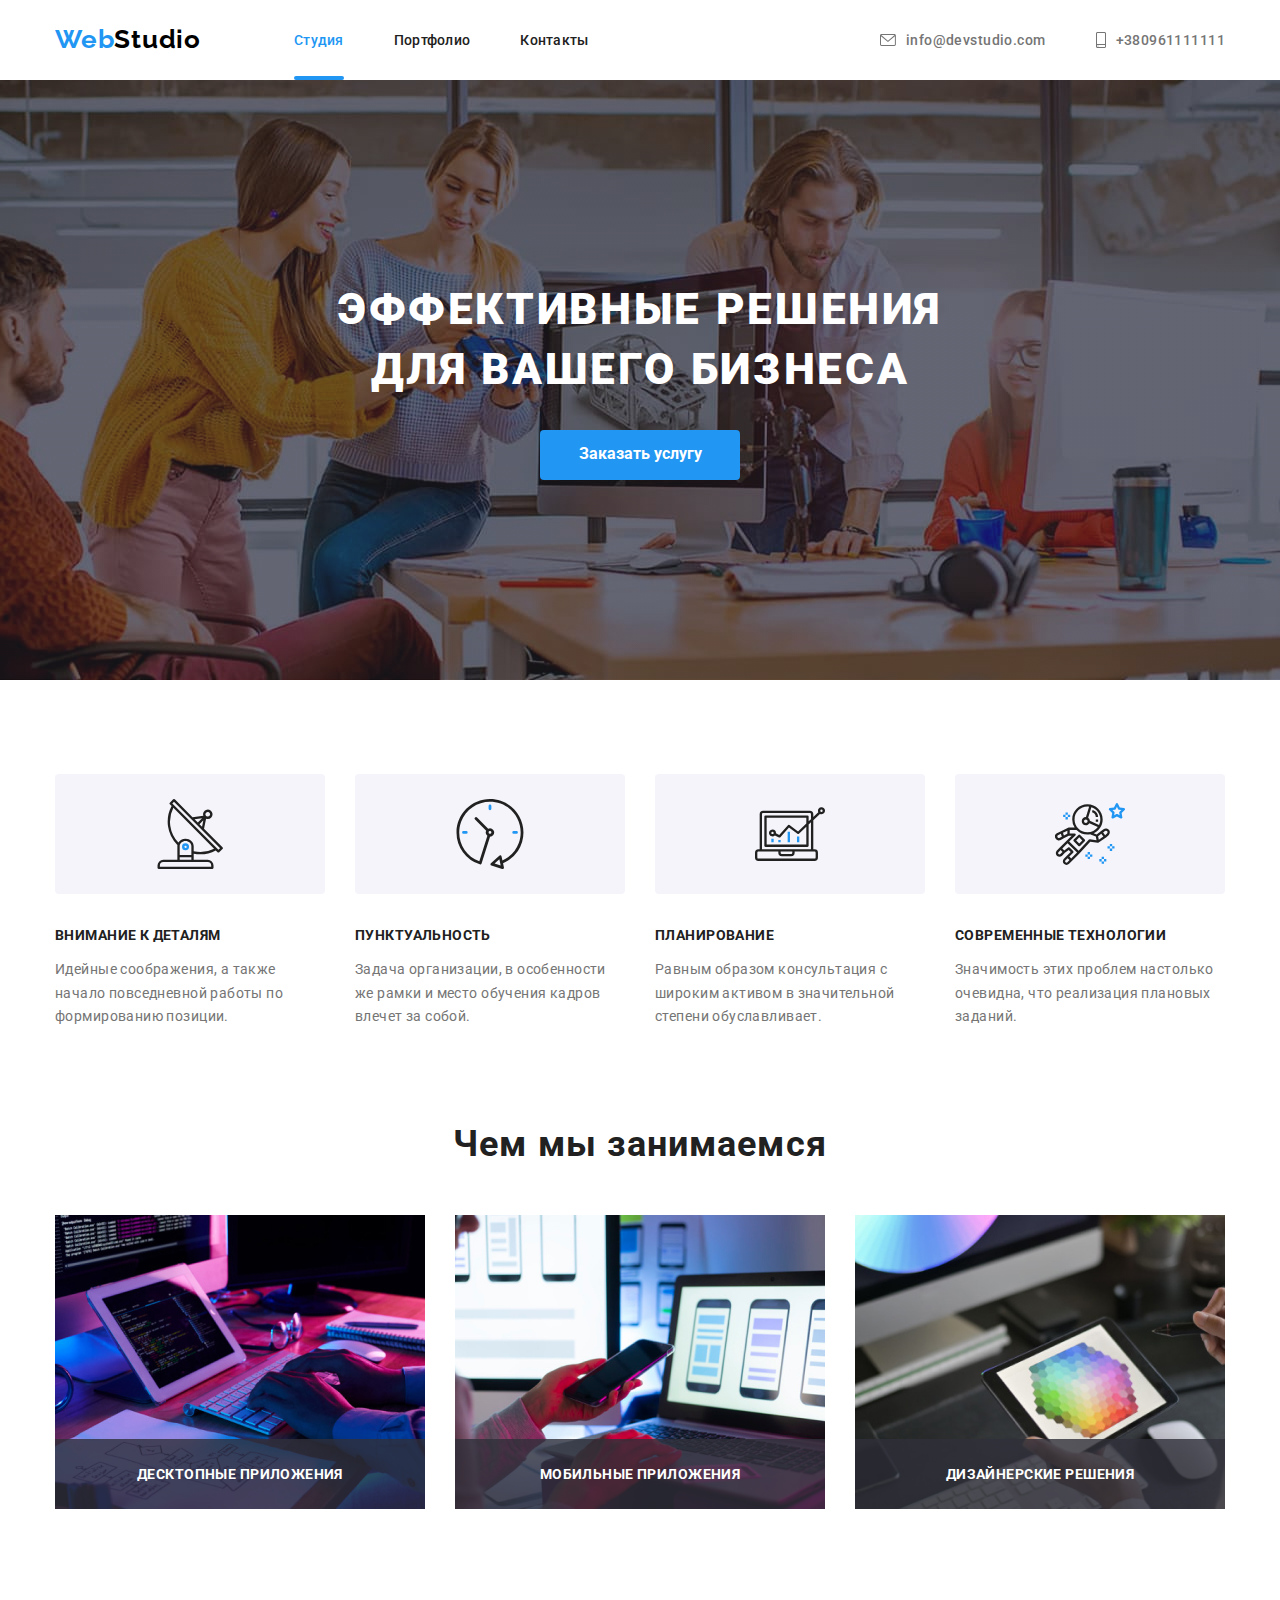
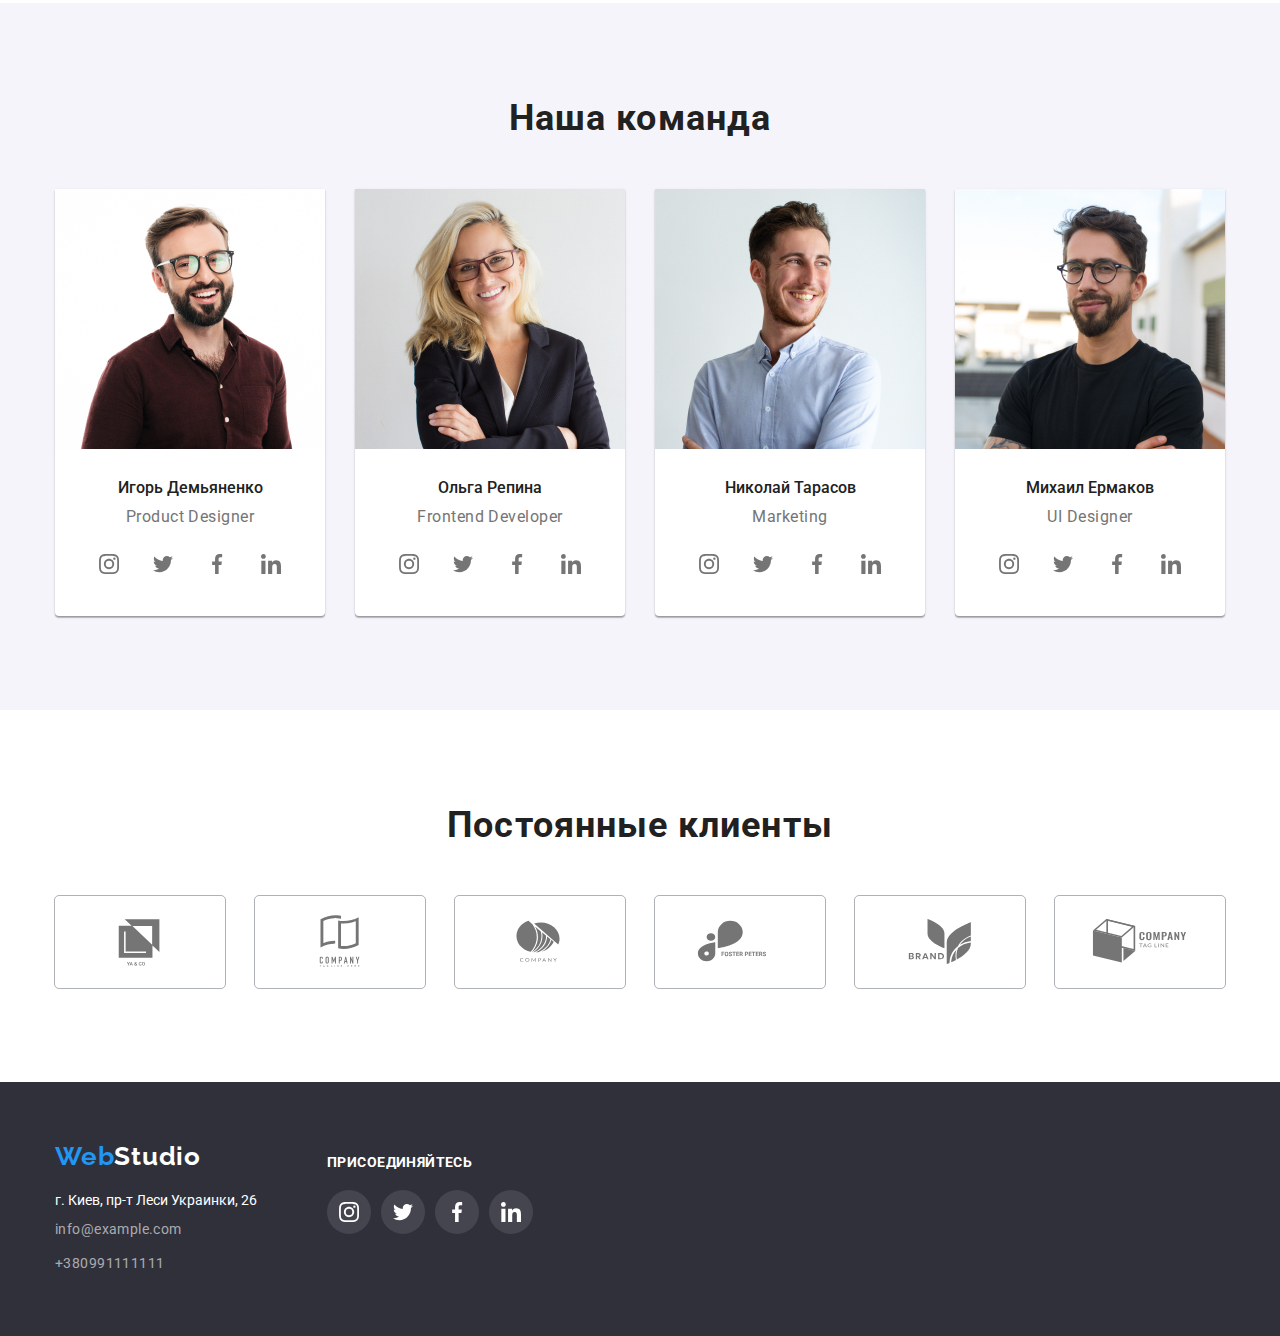
<file: index.html>
<!DOCTYPE html>
<html lang="en">

<head>
    <meta charset="UTF-8">
    <meta http-equiv="X-UA-Compatible" content="IE=edge">
    <meta name="viewport" content="width=device-width, initial-scale=1.0">
    <title>Document</title>
    <link rel="preconnect" href="https://fonts.googleapis.com">
    <link rel="preconnect" href="https://fonts.gstatic.com" crossorigin>
    <link
    href="https://fonts.googleapis.com/css2?family=Raleway:wght@700&family=Roboto:wght@400;500;700;900&display=swap"
    rel="stylesheet">
    <link rel="stylesheet" href="https://cdnjs.cloudflare.com/ajax/libs/modern-normalize/1.1.0/modern-normalize.css"
        integrity="sha512-Y0MM+V6ymRKN2zStTqzQ227DWhhp4Mzdo6gnlRnuaNCbc+YN/ZH0sBCLTM4M0oSy9c9VKiCvd4Jk44aCLrNS5Q=="
        crossorigin="anonymous" referrerpolicy="no-referrer" />
    <link rel="stylesheet" href="./style/style.css">
</head>

<body>
    <!-- шапка -->
    <header>
            <div class="header contanier">
                <a href="./index.html" class="logo-main">Web<span class="logo-second">Studio</span></a>
                <nav class="header-nav">
                    <ul class="header-pages list">
                        <li class="item">
                            <a href="./index.html" class="link community-active action">Студия</a>
                        </li>
                        <li class="item">
                            <a href="./portfolio.html" class="link action">Портфолио</a>
                        </li>
                        <li class="item">
                            <a href="https://www.facebook.com/oles.rezvaniuk" class="link action">Контакты</a>
                        </li>
                    </ul>
                </nav>
                <ul class="header-address list">
                    <li class="item action">
                        <svg class="header-icon envelop">
                            <use href="./images/symbol-defs-min.svg#icon-envelope"></use>
                        </svg>
                        <a href="mailto:info@devstudio.com" class="header-link action">info@devstudio.com</a>
                    </li>
                    <li class="item action">
                        <svg class="header-icon smartphone">
                            <use href="./images/symbol-defs-min.svg#icon-smartphone"></use>
                        </svg>
                        <a href="tel:+380961111111" class="header-link  action">+380961111111</a>
                    </li>
                </ul>
            </div>
    </header>
    <!-- основа -->
    <main>
            <!-- hero -->
            <section class="hero">
                <div class="contanier">
                    <h1 class="title">Эффективные решения<br>для вашего бизнеса</h1>
                    <button data-modal-open type="button" class="button">Заказать услугу</button>
                </div>
            </section>
            <!-- features -->
            <section class="features">
                <div class="contanier">
                    <h2 class="features-title section-title">Особенности</h2>
                    <ul class="features-list list">
                        <li class="item">
                            <div class="item-contanier">
                                <svg class="item-icon antena">
                                    <use href="./images/symbol-defs-min.svg#icon-antena"></use>
                                </svg>
                            </div>
                            <h3 class="features-title">Внимание к деталям</h3>
                            <p >Идейные соображения, а также начало повседневной работы по формированию позиции.</p>
                        </li>
                        <li class="item">
                            <div class="item-contanier">
                                <svg class="item-icon antena">
                                    <use href="./images/symbol-defs-min.svg#icon-clock"></use>
                                </svg>
                            </div>
                            <h3 class="features-title">Пунктуальность</h3>
                            <p >Задача организации, в особенности же рамки и место обучения кадров влечет за собой.</p>
                        </li>
                        <li class="item">
                            <div class="item-contanier">
                                <svg class="item-icon antena">
                                    <use href="./images/symbol-defs-min.svg#icon-diagram"></use>
                                </svg>
                            </div>
                            <h3 class="features-title">Планирование</h3>
                            <p >Равным образом консультация с широким активом в значительной степени обуславливает.</p>
                        </li>
                        <li class="item">
                            <div class="item-contanier">
                                <svg class="item-icon antena">
                                    <use href="./images/symbol-defs-min.svg#icon-astronaut"></use>
                                </svg>
                            </div>
                            <h3 class="features-title">Современные технологии</h3>
                            <p>Значимость этих проблем настолько очевидна, что реализация плановых заданий.</p>
                        </li>
                    </ul>
                </div>
            </section>
            <section class="works">
                <div class=" contanier">
                    <h2 class="works-title section-title">Чем мы занимаемся</h2>
                    <ul class="work-list list">
                        <li class="item">
                            <img src="./images/whatdoimg1.jpg" alt="Programer" width="370" height="294" class="work-photo">
                        </li>
                        <li class="item">
                            <img src="./images/whatdoimg2.jpg" alt="Mobile development" width="370" height="294" class="work-photo">
                        </li>
                        <li class="item">
                            <img src="./images/whatdoimg3.jpg" alt="Web-design" width="370" height="294" class="work-photo">
                        </li>
                    </ul>
                </div>
            </section>
            <section class="team">
                <div class="contanier" >
                    <h2 class="team-title section-title">Наша команда</h2>
                    <ul class="team-list list">
                        <li class="item">
                            <img src="./images/employee1.jpg" class="team-photo" alt="Игорь Демьяненко" width="270" height="260">
                            <div class="member-info">
                                <h3 class="name">Игорь Демьяненко</h3>
                                <p class="work-position">Product Designer</p>
                                <div class="social">
                                    <ul class="social-list list">
                                        <li class="item">
                                            <a href="https://www.instagram.com/" class="social-link">
                                                <svg class="social-icon">
                                                    <use href="./images/symbol-defs-min.svg#icon-instagram"></use>
                                                </svg>
                                            </a>
                                        </li>
                                        <li class="item">
                                            <a href="https://twitter.com/" class="social-link">
                                            <svg class="social-icon">
                                                <use href="./images/symbol-defs-min.svg#icon-twitter"></use>
                                            </svg>
                                            </a>
                                        </li>
                                        <li class="item">
                                            <a href="https://www.facebook.com/" class="social-link">
                                            <svg class="social-icon">
                                                <use href="./images/symbol-defs-min.svg#icon-facebook"></use>
                                            </svg>
                                            </a>
                                        </li>
                                        <li class="item">
                                            <a href="https://www.linkedin.com/" class="social-link">
                                            <svg class="social-icon">
                                                <use href="./images/symbol-defs-min.svg#icon-linkedin"></use>
                                            </a>
                                            </svg>
                                        </li>
                                    </ul>
                                </div>
                            </div>
                        </li>
                        <li class="item">
                            <img src="./images/employee2.jpg" class="team-photo" alt="Ольга Репина" width="270" height="260">
                            <div class="member-info">
                            <h3 class="name">Ольга Репина</h3>
                            <p class="work-position">Frontend Developer</p>
                                <div class="social">
                                    <ul class="social-list list">
                                        <li class="item">
                                            <a href="https://www.instagram.com/" class="social-link">
                                                <svg class="social-icon">
                                                    <use href="./images/symbol-defs-min.svg#icon-instagram"></use>
                                                </svg>
                                            </a>
                                        </li>
                                        <li class="item">
                                            <a href="https://twitter.com/" class="social-link">
                                                <svg class="social-icon">
                                                    <use href="./images/symbol-defs-min.svg#icon-twitter"></use>
                                                </svg>
                                            </a>
                                        </li>
                                        <li class="item">
                                            <a href="https://www.facebook.com/" class="social-link">
                                                <svg class="social-icon">
                                                    <use href="./images/symbol-defs-min.svg#icon-facebook"></use>
                                                </svg>
                                            </a>
                                        </li>
                                        <li class="item">
                                            <a href="https://www.linkedin.com/" class="social-link">
                                                <svg class="social-icon">
                                                    <use href="./images/symbol-defs-min.svg#icon-linkedin"></use>
                                            </a>
                                            </svg>
                                        </li>
                                    </ul>
                                </div>
                            </div>
                        </li>
                        <li class="item">
                            <img src="./images/employee3.jpg" class="team-photo" alt="Николай Тарасов" width="270" height="260">
                            <div class="member-info">
                            <h3 class="name">Николай Тарасов</h3>
                            <p class="work-position">Marketing</p>
                                <div class="social">
                                    <ul class="social-list list">
                                        <li class="item">
                                            <a href="https://www.instagram.com/" class="social-link">
                                                <svg class="social-icon">
                                                    <use href="./images/symbol-defs-min.svg#icon-instagram"></use>
                                                </svg>
                                            </a>
                                        </li>
                                        <li class="item">
                                            <a href="https://twitter.com/" class="social-link">
                                                <svg class="social-icon">
                                                    <use href="./images/symbol-defs-min.svg#icon-twitter"></use>
                                                </svg>
                                            </a>
                                        </li>
                                        <li class="item">
                                            <a href="https://www.facebook.com/" class="social-link">
                                                <svg class="social-icon">
                                                    <use href="./images/symbol-defs-min.svg#icon-facebook"></use>
                                                </svg>
                                            </a>
                                        </li>
                                        <li class="item">
                                            <a href="https://www.linkedin.com/" class="social-link">
                                                <svg class="social-icon">
                                                    <use href="./images/symbol-defs-min.svg#icon-linkedin"></use>
                                            </a>
                                            </svg>
                                        </li>
                                    </ul>
                                </div>
                            </div>
                        </li>
                        <li class="item">
                            <img src="./images/employee4.jpg" class="team-photo" alt="Михаил Ермаков" width="270" height="260">
                            <div class="member-info">
                            <h3 class="name">Михаил Ермаков</h3>
                            <p class="work-position">UI Designer</p>
                                <div class="social">
                                    <ul class="social-list list">
                                        <li class="item">
                                            <a href="https://www.instagram.com/" class="social-link">
                                                <svg class="social-icon">
                                                    <use href="./images/symbol-defs-min.svg#icon-instagram"></use>
                                                </svg>
                                            </a>
                                        </li>
                                        <li class="item">
                                            <a href="https://twitter.com/" class="social-link">
                                                <svg class="social-icon">
                                                    <use href="./images/symbol-defs-min.svg#icon-twitter"></use>
                                                </svg>
                                            </a>
                                        </li>
                                        <li class="item">
                                            <a href="https://www.facebook.com/" class="social-link">
                                                <svg class="social-icon">
                                                    <use href="./images/symbol-defs-min.svg#icon-facebook"></use>
                                                </svg>
                                            </a>
                                        </li>
                                        <li class="item">
                                            <a href="https://www.linkedin.com/" class="social-link">
                                                <svg class="social-icon">
                                                    <use href="./images/symbol-defs-min.svg#icon-linkedin"></use>
                                            </a>
                                            </svg>
                                        </li>
                                    </ul>
                                </div>
                            </div>
                        </li>
                    </ul>
                </div>
            </section>
            <section class="clients">
                <div class="contanier">
                    <h2 class="clients-title">Постоянные клиенты</h2>
                    <ul class="clients-list list">
                        <li class="item">
                            <a href="https://goit.ua/marathon/?utm_source=site&utm_medium=mainsite&utm_campaign=button" class="clients-link">
                                <svg class="clients-icon">
                                    <use href="./images/symbol-defs-min.svg#icon-company1"></use>
                                </svg>
                            </a>
                        </li>
                        <li class="item">
                            <a href="https://goit.ua/marathon/?utm_source=site&utm_medium=mainsite&utm_campaign=button" class="clients-link">
                                <svg class="clients-icon">
                                    <use href="./images/symbol-defs-min.svg#icon-company2"></use>
                                </svg>
                            </a>
                        </li>
                        <li class="item">
                            <a href="https://goit.ua/marathon/?utm_source=site&utm_medium=mainsite&utm_campaign=button" class="clients-link">
                                <svg class="clients-icon">
                                    <use href="./images/symbol-defs-min.svg#icon-company3"></use>
                                </svg>
                            </a>
                        </li>
                        <li class="item">
                            <a href="https://goit.ua/marathon/?utm_source=site&utm_medium=mainsite&utm_campaign=button" class="clients-link">
                                <svg class="clients-icon">
                                    <use href="./images/symbol-defs-min.svg#icon-company4"></use>
                                </svg>
                            </a>
                        </li>
                        <li class="item">
                            <a href="https://goit.ua/marathon/?utm_source=site&utm_medium=mainsite&utm_campaign=button" class="clients-link">
                                <svg class="clients-icon">
                                    <use href="./images/symbol-defs-min.svg#icon-company5"></use>
                                </svg>
                            </a>
                        </li>
                        <li class="item">
                            <a href="https://goit.ua/marathon/?utm_source=site&utm_medium=mainsite&utm_campaign=button" class="clients-link">
                                <svg class="clients-icon">
                                    <use href="./images/symbol-defs-min.svg#icon-company6"></use>
                                </svg>
                            </a>
                        </li>
                    </ul>
                </div>
            </section>
    </main>
    <!-- пол -->
    <footer class="footer">
            <div class="footer-contanier contanier">
                <div class="left">
                    <a href="./index.html" class="logo-main">Web<span class="logo-second footer-second">Studio</span></a>
                    <address class="footer-address">
                        <ul class="address-list list">
                            <li class="item">
                                <a href="https://www.google.com/maps/place/%D0%B1%D1%83%D0%BB.+%D0%9B%D0%B5%D1%81%D0%B8+%D0%A3%D0%BA%D1%80%D0%B0%D0%B8%D0%BD%D0%BA%D0%B8,+26,+%D0%9A%D0%B8%D0%B5%D0%B2,+02000/@50.4265807,30.5383858,17z/data=!3m1!4b1!4m5!3m4!1s0x40d4cf0e033ecbe9:0x57a4dffefec77da0!8m2!3d50.4265807!4d30.5383858"
                                    class="physical-address">г. Киев, пр-т Леси Украинки, 26</a>
                            </li>
                            <li class="item"><a href="mailto:info@example.com" class="link">info@example.com</a></li>
                            <li class="item"><a href="tel:+380991111111" class="link">+380991111111</a></li>
                        </ul>
                    </address>
                </div>
                <div class="center">
                    <h3 class="join-title">присоединяйтесь</h3>
                    <div class="social footer-social">
                        <ul class="social-list footer-list list">
                            <li class="item">
                                <a href="https://www.instagram.com/" class="social-link">
                                    <svg class="social-icon footer-icon">
                                        <use href="./images/symbol-defs-min.svg#icon-instagram"></use>
                                    </svg>
                                </a>
                            </li>
                            <li class="item">
                                <a href="https://twitter.com/" class="social-link">
                                    <svg class="social-icon footer-icon">
                                        <use href="./images/symbol-defs-min.svg#icon-twitter"></use>
                                    </svg>
                                </a>
                            </li>
                            <li class="item">
                                <a href="https://www.facebook.com/" class="social-link">
                                    <svg class="social-icon footer-icon">
                                        <use href="./images/symbol-defs-min.svg#icon-facebook"></use>
                                    </svg>
                                </a>
                            </li>
                            <li class="item">
                                <a href="https://www.linkedin.com/" class="social-link ">
                                    <svg class="social-icon footer-icon">
                                        <use href="./images/symbol-defs-min.svg#icon-linkedin"></use>
                                </a>
                                </svg>
                            </li>
                        </ul>
                    </div>
                </div>
    </footer>
    <div class="backdrop is-hidden" data-modal>
        <div class="modal">
            <button data-modal-close type="button" class="close-button">
                <svg class="close-icon">
                    <use href="./images/symbol-defs-min.svg#icon-close-black"></use>
                </svg>
            </button>
        </div>
    </div>
    <script src="./js/modal.js"></script>
</body>

</html>
</file>
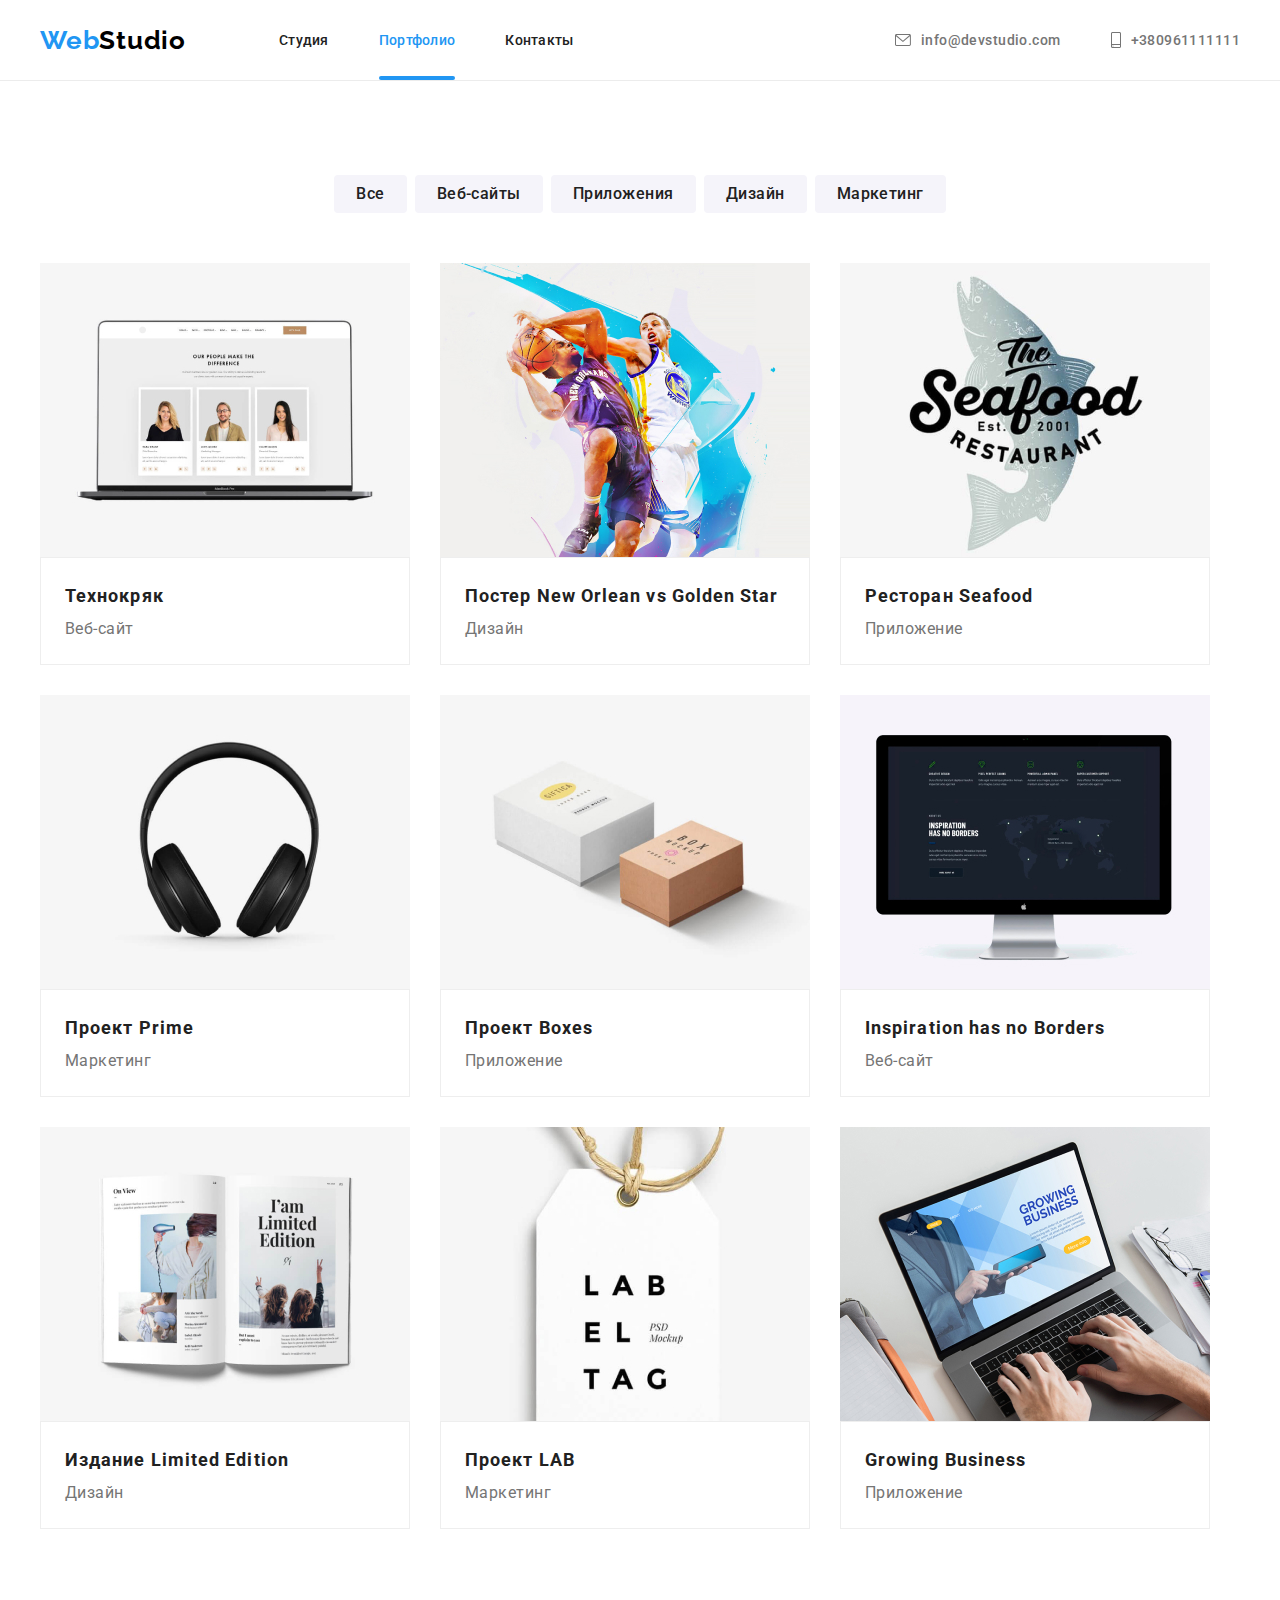
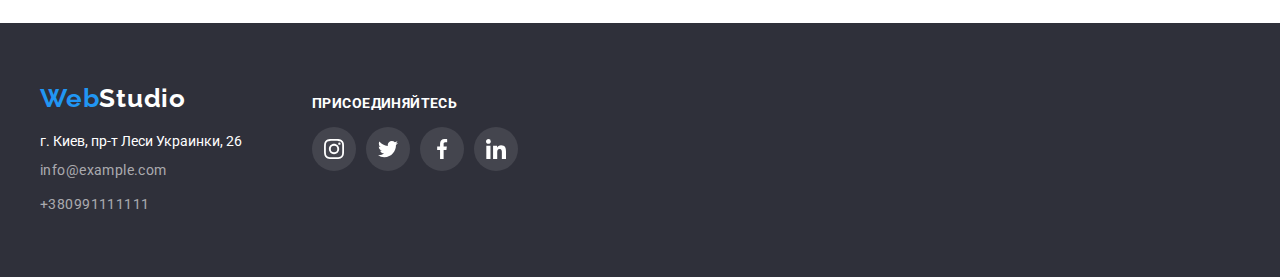
<file: portfolio.html>
<!DOCTYPE html>
<html lang="en">

<head>
    <meta charset="UTF-8">
    <meta http-equiv="X-UA-Compatible" content="IE=edge">
    <meta name="viewport" content="width=device-width, initial-scale=1.0">
    <title>Document</title>
    <link rel="preconnect" href="https://fonts.googleapis.com">
    <link rel="preconnect" href="https://fonts.gstatic.com" crossorigin>
    <link
    href="https://fonts.googleapis.com/css2?family=Raleway:wght@700&family=Roboto:wght@400;500;700;900&display=swap"
    rel="stylesheet">
    <link rel="stylesheet" href="https://cdnjs.cloudflare.com/ajax/libs/modern-normalize/1.1.0/modern-normalize.min.css"
        integrity="sha512-wpPYUAdjBVSE4KJnH1VR1HeZfpl1ub8YT/NKx4PuQ5NmX2tKuGu6U/JRp5y+Y8XG2tV+wKQpNHVUX03MfMFn9Q=="
        crossorigin="anonymous" referrerpolicy="no-referrer" />
    <link rel="stylesheet" href="./style/style.css">
</head>

<body>
    <!-- шапка -->
        <header class="portfolio-header">
            <div class="header contanier">
                <a href="./index.html" class="logo-main">Web<span class="logo-second">Studio</span></a>
                <nav class="header-nav">
                    <ul class="header-pages list">
                        <li class="item">
                            <a href="./index.html" class="link action">Студия</a>
                        </li>
                        <li class="item">
                            <a href="./portfolio.html" class="link community-active action">Портфолио</a>
                        </li>
                        <li class="item">
                            <a href="https://www.facebook.com/oles.rezvaniuk" class="link action">Контакты</a>
                        </li>
                    </ul>
                </nav>
                <ul class="header-address list">
                    <li class="item action">
                        <svg class="header-icon envelop">
                            <use href="./images/symbol-defs-min.svg#icon-envelope"></use>
                        </svg>
                        <a href="mailto:info@devstudio.com" class="header-link action">info@devstudio.com</a>
                    </li>
                    <li class="item action">
                        <svg class="header-icon smartphone">
                            <use href="./images/symbol-defs-min.svg#icon-smartphone"></use>
                        </svg>
                        <a href="tel:+380961111111" class="header-link  action">+380961111111</a>
                    </li>
                </ul>
            </div>
        </header>
    <!-- основа -->
    <main>
        <section class="page-second">
            <div class="contanier">
            <h1 class="button-title">Наше портфолио</h1>
            <ul class="button-list list">
                <li class="item"><button type="button" class="community-button button-action">Все</button></li>
                <li class="item"><button type="button" class="community-button button-action">Веб-сайты</button></li>
                <li class="item"><button type="button" class="community-button button-action">Приложения</button></li>
                <li class="item"><button type="button" class="community-button button-action">Дизайн</button></li>
                <li class="item"><button type="button" class="community-button button-action">Маркетинг</button></li>
            </ul>
            <ul class="example-list list">  
                <li class="item">
                    <div class="overlay">
                        <img class="card-image" src="./images/community-foto1.jpg" alt="Технокряк" width="370" height="294">
                        <p class="overlay-title">Ресурс предлагает комплексные предложения с разным уровнем функционала и сервисов. Все это позволит посетителю получить исчерпывающие сведения о компании или частном лице.</p>
                    </div>
                    <div class="portfolio-info">
                            <h2 class="photo-title">Технокряк</h2>
                            <p class="info">Веб-сайт</p>
                        </div>
                    </li>
                    <li class="item">
                    <div class="overlay">                        
                        <img class="card-image" src="./images/community-foto2.jpg" alt="Постер New Orlean vs Golden Star" width="370" height="294">
                        <p class="overlay-title">Ресурс предлагает комплексные предложения с разным уровнем функционала и сервисов. Все это
                            позволит посетителю получить исчерпывающие сведения о компании или частном лице.</p>
                    </div>
                        <div class="portfolio-info">
                            <h2 class="photo-title">Постер New Orlean vs Golden Star</h2>
                            <p class="info">Дизайн</p>
                        </div>
                    </li>
                    <li class="item">
                    <div class="overlay">
                        <img class="card-image" src="./images/community-foto3.jpg" alt="Ресторан Seafood" width="370" height="294">
                        <p class="overlay-title">Ресурс предлагает комплексные предложения с разным уровнем функционала и сервисов. Все это
                            позволит посетителю получить исчерпывающие сведения о компании или частном лице.</p>
                    </div>
                        <div class="portfolio-info">
                            <h2 class="photo-title">Ресторан Seafood</h2>
                            <p class="info">Приложение</p>
                        </div>
                    </li>
                    <li class="item">
                    <div class="overlay">
                        <img class="card-image" src="./images/community-foto4.jpg" alt="Проект Prime" width="370" height="294">
                        <p class="overlay-title">Ресурс предлагает комплексные предложения с разным уровнем функционала и сервисов. Все это
                            позволит посетителю получить исчерпывающие сведения о компании или частном лице.</p>
                    </div>
                        <div class="portfolio-info">
                            <h2 class="photo-title">Проект Prime</h2>   
                            <p class="info">Маркетинг</p>
                        </div>
                    </li>
                    <li class="item">
                    <div class="overlay">
                        <img class="card-image" src="./images/community-foto5.jpg" alt="Проект Boxes" width="370" height="294">
                        <p class="overlay-title">Ресурс предлагает комплексные предложения с разным уровнем функционала и сервисов. Все это
                            позволит посетителю получить исчерпывающие сведения о компании или частном лице.</p>
                    </div>
                        <div class="portfolio-info">
                            <h2 class="photo-title">Проект Boxes</h2>
                            <p class="info">Приложение</p>
                        </div>
                    </li>
                    <li class="item">
                    <div class="overlay">
                        <img class="card-image" src="./images/community-foto6.jpg" alt="Inspiration has no Borders" width="370" height="294">
                        <p class="overlay-title">Ресурс предлагает комплексные предложения с разным уровнем функционала и сервисов. Все это
                            позволит посетителю получить исчерпывающие сведения о компании или частном лице.</p>
                    </div>
                        <div class="portfolio-info">
                            <h2 class="photo-title">Inspiration has no Borders</h2>
                            <p class="info">Веб-сайт</p>
                        </div>
                    </li>
                    <li class="item">
                    <div class="overlay">
                        <img class="card-image" src="./images/community-foto7.jpg" alt="Издание Limited Edition" width="370" height="294">
                        <p class="overlay-title">Ресурс предлагает комплексные предложения с разным уровнем функционала и сервисов. Все это
                            позволит посетителю получить исчерпывающие сведения о компании или частном лице.</p>
                    </div>
                        <div class="portfolio-info">
                            <h2 class="photo-title">Издание Limited Edition</h2>
                            <p class="info">Дизайн</p>
                        </div>
                    </li>
                    <li class="item">
                    <div class="overlay">
                        <img class="card-image" src="./images/community-foto8.jpg" alt="Проект LAB" width="370" height="294">
                        <p class="overlay-title">Ресурс предлагает комплексные предложения с разным уровнем функционала и сервисов. Все это
                            позволит посетителю получить исчерпывающие сведения о компании или частном лице.</p>
                    </div>
                        <div class="portfolio-info">
                            <h2 class="photo-title">Проект LAB</h2>
                            <p class="info">Маркетинг</p>
                        </div>
                    </li>
                    <li class="item">
                    <div class="overlay">
                        <img class="card-image" src="./images/community-foto9.jpg" alt="Growing Business" width="370" height="294">
                        <p class="overlay-title">Ресурс предлагает комплексные предложения с разным уровнем функционала и сервисов. Все это
                            позволит посетителю получить исчерпывающие сведения о компании или частном лице.</p>
                    </div>
                        <div class="portfolio-info">
                            <h2 class="photo-title">Growing Business</h2>
                            <p class="info">Приложение</p>
                        </div>
                    </li>
                </ul>
            </div>
            </section>
        </main>
    <!-- пол -->
        <footer class="footer">
            <div class="footer-contanier contanier">
                <div class="left">
                    <a href="./index.html" class="logo-main">Web<span class="logo-second footer-second">Studio</span></a>
                    <address class="footer-address">
                        <ul class="address-list list">
                            <li class="item">
                                <a href="https://www.google.com/maps/place/%D0%B1%D1%83%D0%BB.+%D0%9B%D0%B5%D1%81%D0%B8+%D0%A3%D0%BA%D1%80%D0%B0%D0%B8%D0%BD%D0%BA%D0%B8,+26,+%D0%9A%D0%B8%D0%B5%D0%B2,+02000/@50.4265807,30.5383858,17z/data=!3m1!4b1!4m5!3m4!1s0x40d4cf0e033ecbe9:0x57a4dffefec77da0!8m2!3d50.4265807!4d30.5383858"
                                    class="physical-address">г. Киев, пр-т Леси Украинки, 26</a>
                            </li>
                            <li class="item"><a href="mailto:info@example.com" class="link">info@example.com</a></li>
                            <li class="item"><a href="tel:+380991111111" class="link">+380991111111</a></li>
                        </ul>
                    </address>
                </div>
                <div class="center">
                    <h3 class="join-title">присоединяйтесь</h3>
                    <div class="social footer-social">
                        <ul class="social-list list">
                            <li class="item">
                                <a href="https://www.instagram.com/" class="social-link">
                                    <svg class="social-icon footer-icon">
                                        <use href="./images/symbol-defs-min.svg#icon-instagram"></use>
                                    </svg>
                                </a>
                            </li>
                            <li class="item">
                                <a href="https://twitter.com/" class="social-link">
                                    <svg class="social-icon footer-icon">
                                        <use href="./images/symbol-defs-min.svg#icon-twitter"></use>
                                    </svg>
                                </a>
                            </li>
                            <li class="item">
                                <a href="https://www.facebook.com/" class="social-link">
                                    <svg class="social-icon footer-icon">
                                        <use href="./images/symbol-defs-min.svg#icon-facebook"></use>
                                    </svg>
                                </a>
                            </li>
                            <li class="item">
                                <a href="https://www.linkedin.com/" class="social-link ">
                                    <svg class="social-icon footer-icon">
                                        <use href="./images/symbol-defs-min.svg#icon-linkedin"></use>
                                </a>
                                </svg>
                            </li>
                        </ul>
                    </div>
                </div>
            </div>
        </footer>
</body>

</html>
</file>
<file: style/style.css>
/* fonts */
/* Roboto =500 900 700 400 */
/* Raleway = 700*/

/* colors */
:root {
    --main-text-color: #757575;
    --heavy-text-color: #212121;
    --action-text-color: #2196F3;
    --logo-text-color: #000000;
    --white-text-color: #FFFFFF;
    --footer-text-color: rgba(255, 255, 255, 0.6);
    --community-bg-color: #F5F4FA;
    --background-color: #2F303A;
}



* {
    padding: 0;
    margin: 0;
}

body {
    color: var(--main-text-color);
    font-family: 'roboto', sans-serif;
    font-size: 14px;
    font-weight: 400;
}

.list {
    list-style: none;
}

.contanier {
    width: 1200px;
    padding: 0px 15px;
    margin-left: auto;
    margin-right: auto;
}

/* ---------------header------------------ */
.header {
    display: flex;
    align-items: center;
}


/* logo */
.logo-main {
    font-size: 26px;
    font-weight: 700;
    font-family: 'raleway';
    text-decoration: none;
    letter-spacing: 0.03em;
    color: var(--action-text-color);
    margin: 0;
}

.logo-second {
    color: var(--logo-text-color);
}

/* header navigation */
.header-pages {
    display: flex;
    margin-left: 93px;
}

.header-pages .link {
    display: block;
    padding: 32px 0px;

    text-decoration: none;
    color: var(--heavy-text-color);
    font-weight: 500;
    line-height: 16px;
    letter-spacing: 0.02em;
}

.header-pages .item {
    position: relative;
}

.header-pages .item+.item {
    margin-left: 50px;
}

/* активна сторінка */
.header-nav .community-active {
    color: var(--action-text-color);
}

.community-active::after {
    position: absolute;
    content: "";
    width: 100%;
    height: 4px;
    bottom: 0;
    left: 0;
    background-color: var(--action-text-color);
    border-radius: 2px;
}

.action {
    transition-duration: 250ms;
    transition-timing-function: cubic-bezier(0.4, 0, 0.2, 1);
}

.action:hover,
.action:focus {
    color: var(--action-text-color);
}

/* header address */
.header-address {
    display: flex;
    margin-left: auto;
}
.header-address .item {
    display: inline-flex;
    align-items: center;
}

.header-link {
    text-decoration: none;
    color: var(--main-text-color);
    font-weight: 500;
    font-size: 14px;
    line-height: 16px;
    letter-spacing: 0.03em;
    padding: 32px 0px;
}

.header-address .item+.item {
    margin-left: 50px;
}


.header-icon {
    height: 12px;
    width: 16px;
    margin-right: 10px;
    fill: currentColor;
}

.smartphone {
    height: 16px;
    width: 10px;
}


/* ---------------header------------------ */

/* ----------Main page - studio ---------- */
/* hearo */


.hero {
    margin-left: auto;
    margin-right: auto;    
    padding-top: 200px;
    padding-bottom: 200px;
    text-align: center;
    max-width: 1600px;

    background-image: linear-gradient(to right, rgba(47, 48, 58, 0.4), rgba(47, 48, 58, 0.4)),
    url(../images/hero.jpg);
    background-repeat: no-repeat;
    background-position: center;
}

.hero .title {
    text-transform: uppercase;
    font-weight: 900;
    font-size: 44px;
    color: var(--white-text-color);
    line-height: 1.36;
    letter-spacing: 0.06em;

    margin-bottom: 30px;
}

.hero .button {
    color: var(--white-text-color);
    width: 200px;
    height: 50px;
    font-weight: 700;
    font-size: 16px;
    background-color: var(--action-text-color);
    border: none;
    border-radius: 4px;
    font-family: inherit;
    
    padding: 10px 32px;
    transition-duration: 250ms;
    transition-timing-function: cubic-bezier(0.4, 0, 0.2, 1);
}

.hero .button:hover,
.hero .button:focus {
    background-color: var(--community-bg-color);
    color: var(--action-text-color);
    cursor: pointer;
}

/* features */
.features {
    padding-top: 94px;
}

.section-title {
    font-weight: 700;
    font-size: 36px;
    color: var(--heavy-text-color);
}

.features-title {
    font-size: 0px;
}

.features-list {
    display: flex;
}

.features-list .item {
    width: 270px;

    line-height: 1.71;
    letter-spacing: 0.03em;
    color: var(--main-text-color);
}

.features-list .item+.item {
    margin-left: 30px;
}

.features-list .features-title {
    color: var(--heavy-text-color);
    font-weight: 700;
    font-size: 14px;
    text-transform: uppercase;
    font-size: 14px;
    line-height: 1.71;
    letter-spacing: 0.03em;
    margin-bottom: 10px;
}


.features .item+.item {
    margin-left: 30px;
}

/* work */
.works {
    padding-top: 94px;
    padding-bottom: 94px;
    text-align: center;
}

.works-title {
    margin-bottom: 50px;

    font-weight: 700;
    font-size: 36px;
    line-height: 42px;
    text-align: center;
    letter-spacing: 0.03em;

    color: var(--heavy-text-color);
}

.item-contanier {
    height: 120px;
    background-color: var(--community-bg-color);
    display: flex;
    align-items: center;
    justify-content: center;
    margin-bottom: 30px;

    border-radius: 4px;
}
  
.item-icon {
    width: 70px;
    height: 70px;
}
/* work */

.work-list {
    display: flex;
}

.work-list .item {
    position: relative;
}

.work-photo {
    display: block;
}

.work-list .item::after {
    position: absolute;
    content: "";
    height: 70px;
    width: 100%;
    left: 0;
    bottom: 0;
    background: rgba(47, 48, 58, 0.8);
    display: inline-flex;
    justify-content: center;
    align-items: center;

    font-weight: 700;
    font-size: 14px;
    line-height: 16px;
    letter-spacing: 0.03em;
    text-transform: uppercase;
    
    color: var(--white-text-color);
}

.work-list .item:nth-child(1)::after {
    position: absolute;
    content: "Десктопные приложения";
}

.work-list .item:nth-child(2)::after {
    position: absolute;
    content: "Мобильные приложения";
}

.work-list .item:nth-child(3)::after {
    position: absolute;
    content: "Дизайнерские решения";
}

.work-list .item+.item {
    margin-left: 30px;
}

/* team members */
.team {
    text-align: center;
    background-color: var(--community-bg-color);

    padding: 94px 0px;
}

.team-title {
    margin-bottom: 50px;

    font-weight: 700;
    font-size: 36px;
    line-height: 42px;
    text-align: center;
    letter-spacing: 0.03em;

    color: var(--heavy-text-color);
}

.team-list {
    display: flex;
    justify-content: center;
}

.team-list .item {
    box-shadow: 0px 1px 3px rgba(0, 0, 0, 0.12), 0px 1px 1px rgba(0, 0, 0, 0.14), 0px 2px 1px rgba(0, 0, 0, 0.2);
    border-radius: 0px 0px 4px 4px;

background-color: var(--white-text-color);
}

.team-photo {
    display: block;
}

.team-list .item+.item {
    margin-left: 30px;
}

.member-info {
    margin-top: 30px;
    margin-bottom: 30px;
}

.team .name {
    color: var(--heavy-text-color);
    font-size: 16px;
    font-weight: 500;

    margin-bottom: 10px;
}

.work-position {
    font-size: 16px;
    letter-spacing: 0.03em;

}

.social-list {
    margin-top: 16px;
    display: flex;
    justify-content: center;
}

.social-list .item+.item {
    margin-left: 10px;
}

.social-list .item {
    display: flex;
    border-radius: 50%;
    box-shadow: none;

}

.social-link {
    display: flex;
    width: 44px;
    height: 44px;
    align-items: center;
    justify-content: center;
    color: currentColor;
    border-radius: 50%;
    transition-duration: 250ms;
    transition-timing-function: cubic-bezier(0.4, 0, 0.2, 1);
}

.social-link:hover {
    background-color: var(--action-text-color);
    border-radius: 50%;
    color: var(--white-text-color);
}

.social-icon {
    width: 20px;
    height: 20px;
    fill: currentColor;
}
/* <<<<<<<<<<Main page - studio <<<<<<<<<<<*/
/*>>>>>>>>>second page community>>>>>>>>> */
.page-second {
    padding: 94px 0px;
}

.portfolio-header {
    border-bottom: 1px solid #ECECEC;
}
/* buttons */
.button-list {
    display: flex;
    justify-content: center;

    margin-bottom: 50px;
    box-sizing: border-box;
    
}

.community-button {
    background-color: var(--community-bg-color);
    border: none;
    border-radius: 4px;
    color: var(--heavy-text-color);
    font-family: inherit;
    font-weight: 500;
    font-size: 16px;
    line-height: 1.62;

    letter-spacing: 0.03em;
    text-align: center;
    
    padding: 6px 22px;

}

.button-action {
    transition-duration: 250ms;
    transition-timing-function: cubic-bezier(0.4, 0, 0.2, 1);
}

.button-list .item+.item {
    margin-left: 8px;
}

.button-title {
    font-size: 0px;
}

.button-action:hover,
.button-action:focus {
    background-color: var(--action-text-color);
    color: var(--white-text-color);
    cursor: pointer;
}

/* example list */
.example-list {
    display: flex;
    flex-wrap: wrap;
    gap: 30px;
    margin: 0px auto;
}


.overlay {
    position: relative;
    overflow: hidden;
}

.card-image {
    display: block;
}

.overlay-title {
    position: absolute;
    width: 370px;
    height: 294px;
    font-weight: 400;
    font-size: 18px;
    line-height: 1.58;
    left: 0;
    bottom: 0;
    transform: translateY(100%);
    padding: 63px 24px;

    letter-spacing: 0.03em;

    color: var(--white-text-color);
    background: rgba(33, 150, 243, 0.9);
    opacity: 0;
    transition-duration: 250ms;
    transition-timing-function: cubic-bezier(0.4, 0, 0.2, 1);
}

.example-list .item:hover .overlay-title {
    opacity: 1;
    transform: translateY(0);
}

.example-list .item:hover {
    outline: 1px solid #EEEEEE;
    box-shadow: 0px 1px 1px rgba(0, 0, 0, 0.12), 0px 4px 4px rgba(0, 0, 0, 0.06), 1px 4px 6px rgba(0, 0, 0, 0.16);
}

.example-list .photo-title {
    font-weight: 700;
    font-size: 18px;
    line-height: 2.0;

    letter-spacing: 0.06em;

    color: var(--heavy-text-color);
}

.card-image {
    display: block;
}

.portfolio-info {
    padding: 20px 24px;
    border: 1px solid #EEEEEE;
}

.example-list .info {
    font-weight: 400;
    font-size: 16px;
    line-height: 1.88;
    letter-spacing: 0.03em;
    
    color: var(--main-text-color);
}

/* clients>>>>>>>>>>>>>>>>>>>>> */

.clients {
    padding: 94px 0px;
}

.clients-title {
    font-weight: 700;
    font-size: 36px;
    line-height: 42px;
    text-align: center;
    letter-spacing: 0.03em;

    color: var(--heavy-text-color);
}

.clients-list {
    display: flex;
    margin-top: 50px;
}

.clients-list .item {

    outline: 1px solid #AFB1B8;
    border-radius: 4px;
}

.clients-link {
    display: inline-flex;
    align-items: center;
    justify-content: center;
    width: 170px;
    height: 92px;
    color: currentColor;
    transition-duration: 250ms;
    transition-timing-function: cubic-bezier(0.4, 0, 0.2, 1);
}

.clients-list .item:hover {
    color: var(--action-text-color);
    outline: 1px solid var(--action-text-color);
}

.clients-list .item+.item {
    margin-left: 30px;
}

.clients-icon {
    width: 106px;
    height: 60px;
    fill: currentColor;
}

/*<<<<<<<<<<<second page - community<<<<<<<< */

/* >>>>>>>>>>>>>>> footer >>>>>>>>>>>>>>> */

.footer {
    background-color: var(--background-color);
    padding-top: 60px;
    padding-bottom: 60px;
}

.footer-contanier {
    display: flex;
}
 
/* footer-left>>>>>>>>>>>>>>>>>>> */

.footer .logo-main {
    margin-bottom: 20px;
    display: block;
}

.footer .logo-second {
    color: var(--white-text-color);

    margin-bottom: 20px;
}

.footer-address .link {
    color: var(--footer-text-color);
    font-weight: 400;
    font-size: 14px;
    line-height: 1.71;
    font-style: normal;
    letter-spacing: 0.03em;
    color: rgba(255, 255, 255, 0.6);
    text-decoration: none;

    transition-duration: 250ms;
    transition-timing-function: cubic-bezier(0.4, 0, 0.2, 1);
}

.footer-address .physical-address {
    color: var(--white-text-color);
    text-decoration: none;
    font-style: normal;
}

.footer-address .link:hover,
.footer-address .link:focus {
    color: var(--action-text-color);
}

.address-list .item+.item {
    margin-top: 10px;
}

/* footer-center>>>>>>>>>>>>>>>>> */

.footer-contanier .center {
    margin-left: 70px;
    margin-top: 12px;
    display: inline-block;
}

.join-title {
    font-weight: 700;
    font-size: 14px;
    line-height: 16px;
    letter-spacing: 0.03em;
    text-transform: uppercase;

    color: var(--white-text-color);
}

.footer-list {
    margin-top: 20px;
}

.footer-social .item {
    background: rgba(255, 255, 255, 0.1);
    border-radius: 50%;
}

.footer-icon {
    fill: var(--white-text-color);
}

.footer-button {
    position: relative;
    display: inline-flex;
    align-items: center;
    justify-content: center;
    width: 200px;
    height: 50px;
    cursor: pointer;
    margin-top: 12px;

    background: var(--action-text-color);
    box-shadow: 0px 4px 4px rgba(0, 0, 0, 0.15);
    border-radius: 4px;
    border: none;

    font-weight: 700;
    font-size: 16px;
    line-height: 1.88;
    transition-duration: 250ms;
    transition-timing-function: cubic-bezier(0.4, 0, 0.2, 1);
    letter-spacing: 0.06em;

    color: var(--white-text-color)
    
}

/* footer-right> */
.footer .right {
    margin-top: 12px;
    margin-left: 93px;
    position: relative;
    display: inline-flex;
    align-items: center;
}

.footer-label {
    position: absolute;
    content: "";
    top: 0;
    left: 0;
    transform: translateY(0);
    
    font-weight: 700;
    font-size: 14px;
    line-height: 16px;
    letter-spacing: 0.03em;
    text-transform: uppercase;

    color: var(--white-text-color);
}

.footer-input {
    width: 358px;
    height: 50px;
    padding-left: 16px;

    border: none;
    outline: 1px solid rgba(255, 255, 255, 0.3);
    filter: drop-shadow(0px 4px 4px rgba(0, 0, 0, 0.15));
    border-radius: 4px;
    background-color: transparent;

    font-weight: 400;
    font-size: 16px;
    line-height: 1.25;

    display: flex;
    align-items: center;
    letter-spacing: 0.03em;

    color: rgba(255, 255, 255, 0.6);

}

.btn-contanier {
    display: inline-flex;
    align-items: center;
    margin-left: 12px;
}

.send-icon {
    width: 24px;
    height: 24px;
    margin-left: 10px;
    fill: currentColor;
}

.footer-button:hover {
    background-color: var(--white-text-color);
    color: var(--action-text-color);
}
/* backdrop >*/

.backdrop {
    position: fixed;
    height: 100%;
    width: 100%;
    top: 0;
    left: 0;

    background: rgba(0, 0, 0, 0.2);
}

.backdrop.is-hidden {
    opacity: 0;
    pointer-events: none;
}

/* modal> */

.modal {
    position: absolute;
    content: "";
    height: 581px;
    width: 528px;
    top: 50%;
    left: 50%;
    transform: translate(-50%,-50%);

    background-color: var(--white-text-color);
    box-shadow: 0px 1px 3px rgba(0, 0, 0, 0.12), 0px 1px 1px rgba(0, 0, 0, 0.14), 0px 2px 1px rgba(0, 0, 0, 0.2);
    border-radius: 4px;
}

.close-button {
    display: inline-flex;
    position: absolute;
    align-items: center;
    justify-content: center;
    content: "";
    right: 8px;
    top: 8px;
    height: 30px;
    width: 30px;
    border-radius: 50%;
    border: 1px solid rgba(0, 0, 0, 0.1);

    background-color: var(--white-text-color);
}

.close-icon {
    width: 18px;
    height: 18px;
}
</file>
